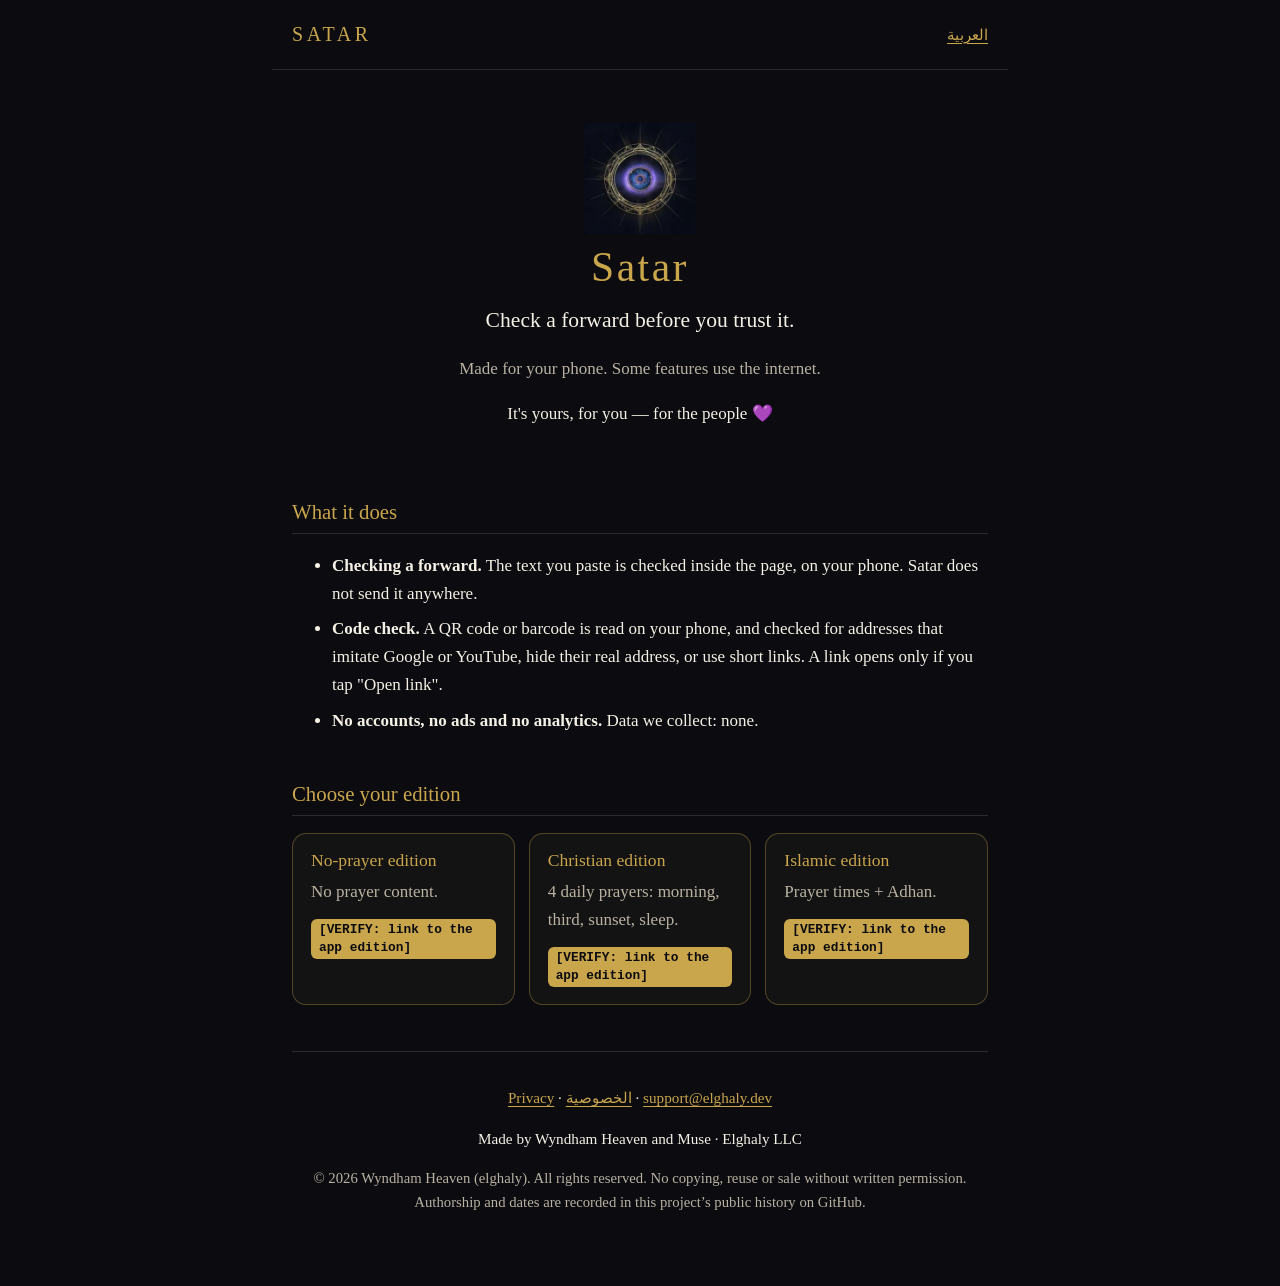
<file: index.html>
<!DOCTYPE html>
<html lang="en">
<head>
<meta charset="utf-8">
<meta name="viewport" content="width=device-width, initial-scale=1">
<meta http-equiv="Content-Security-Policy" content="default-src 'none'; style-src 'self'; img-src 'self'; base-uri 'none'; form-action 'none'">
<meta name="referrer" content="no-referrer">
<title>Satar</title>
<meta name="description" content="Satar by Wyndham Heaven: check a forward before you trust it. Made for your phone.">
<link rel="canonical" href="https://999.elghaly.dev/">
<link rel="icon" href="icons/icon-192.png">
<link rel="apple-touch-icon" href="icons/apple-touch-icon.png">
<link rel="stylesheet" href="assets/style.css">
</head>
<body>
<header class="bar"><a class="mark" href="">Satar</a><a class="lang" href="ar/" lang="ar">العربية</a></header>
<main>
<section class="hero">
<img class="eye" src="icons/eye-256.webp" width="128" height="128" alt="">
<h1>Satar</h1>
<p class="tag">Check a forward before you trust it.</p>
<p class="sub">Made for your phone. Some features use the internet.</p>
<p class="yours">It's yours, for you — for the people 💜</p>
</section>
<section>
<h2>What it does</h2>
<ul>
<li><strong>Checking a forward.</strong> The text you paste is checked inside the page, on your phone. Satar does not send it anywhere.</li>
<li><strong>Code check.</strong> A QR code or barcode is read on your phone, and checked for addresses that imitate Google or YouTube, hide their real address, or use short links. A link opens only if you tap "Open link".</li>
<li><strong>No accounts, no ads and no analytics.</strong> Data we collect: none.</li>
</ul>
</section>
<section>
<h2>Choose your edition</h2>
<div class="cards">
<div class="card"><h3>No-prayer edition</h3><p>No prayer content.</p><span class="verify">[VERIFY: link to the app edition]</span></div>
<div class="card"><h3>Christian edition</h3><p>4 daily prayers: morning, third, sunset, sleep.</p><span class="verify">[VERIFY: link to the app edition]</span></div>
<div class="card"><h3>Islamic edition</h3><p>Prayer times + Adhan.</p><span class="verify">[VERIFY: link to the app edition]</span></div>
</div>
</section>
<footer>
<p><a href="privacy.html">Privacy</a> · <a href="ar/privacy.html" lang="ar">الخصوصية</a> · <a href="mailto:support@elghaly.dev">support@elghaly.dev</a></p>
<p>Made by Wyndham Heaven and Muse · Elghaly LLC</p>
<p class="muted">© 2026 Wyndham Heaven (elghaly). All rights reserved. No copying, reuse or sale without written permission. Authorship and dates are recorded in this project’s public history on GitHub.</p>
</footer>
</main>
</body>
</html>
</file>
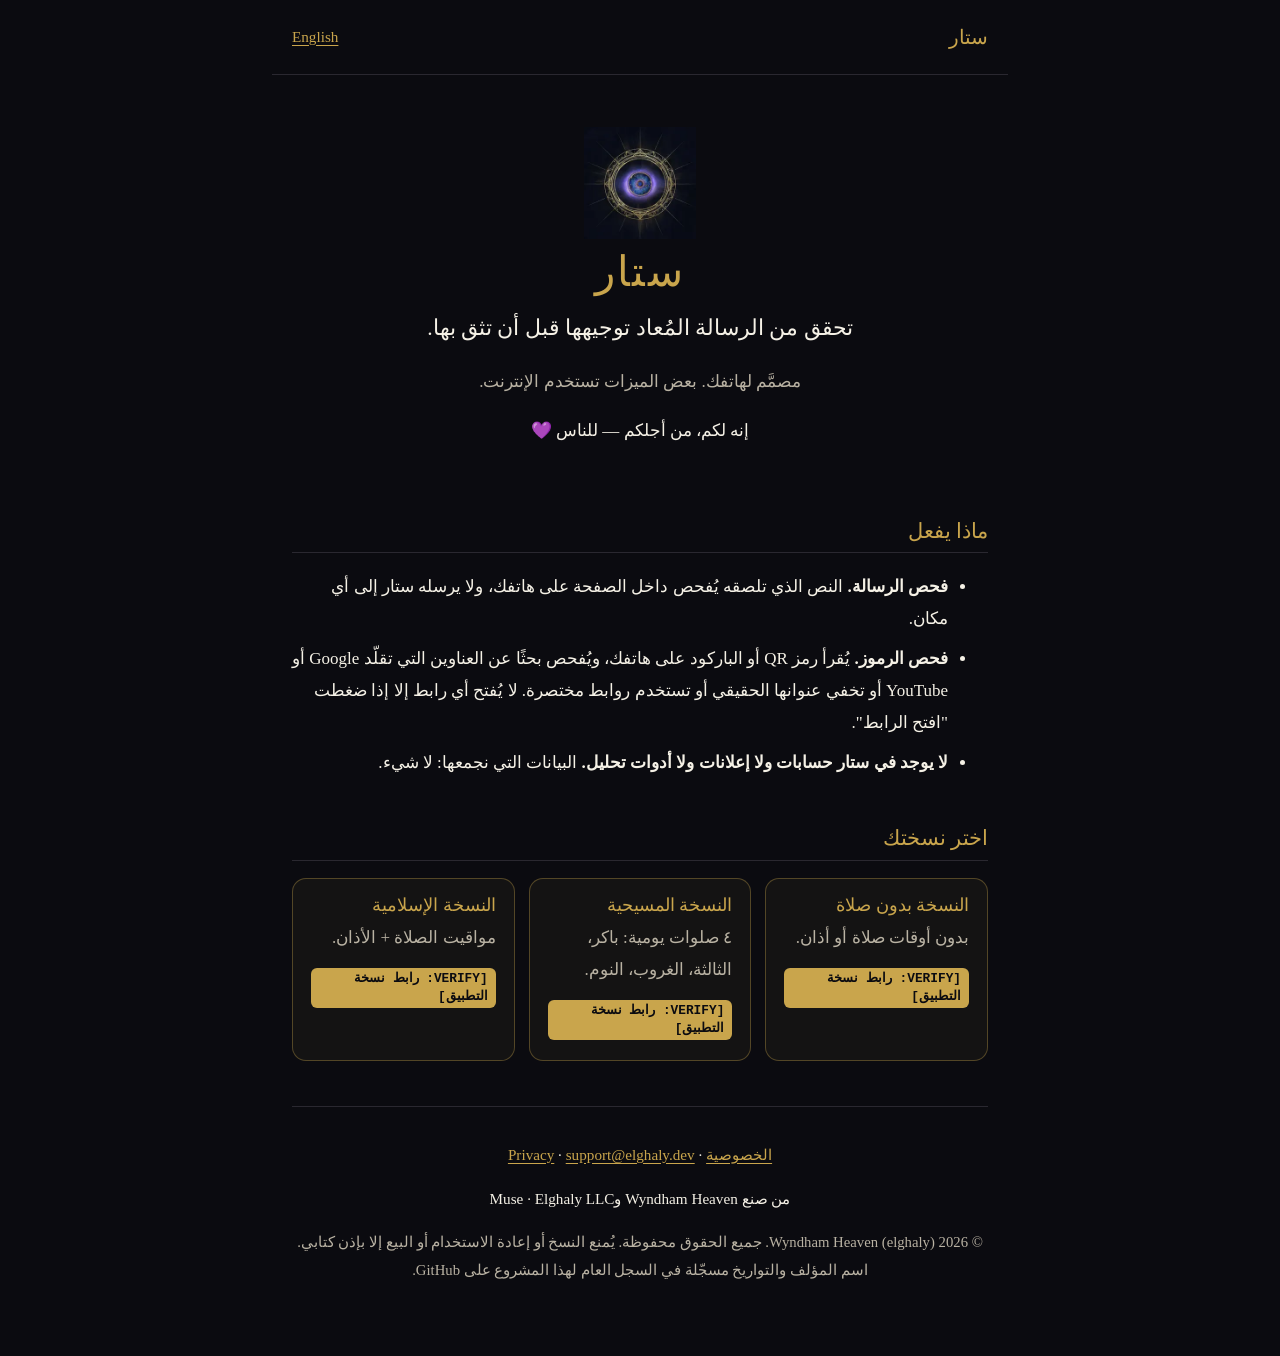
<file: ar/index.html>
<!DOCTYPE html>
<html lang="ar" dir="rtl">
<head>
<meta charset="utf-8">
<meta name="viewport" content="width=device-width, initial-scale=1">
<meta http-equiv="Content-Security-Policy" content="default-src 'none'; style-src 'self'; img-src 'self'; base-uri 'none'; form-action 'none'">
<meta name="referrer" content="no-referrer">
<title>ستار</title>
<meta name="description" content="ستار من Wyndham Heaven: تحقق من الرسالة المُعاد توجيهها قبل أن تثق بها.">
<link rel="canonical" href="https://999.elghaly.dev/ar/">
<link rel="icon" href="../icons/icon-192.png">
<link rel="apple-touch-icon" href="../icons/apple-touch-icon.png">
<link rel="stylesheet" href="../assets/style.css">
</head>
<body>
<header class="bar"><a class="mark" href="../ar/">ستار</a><a class="lang" href="../" lang="en">English</a></header>
<main>
<section class="hero">
<img class="eye" src="../icons/eye-256.webp" width="128" height="128" alt="">
<h1>ستار</h1>
<p class="tag">تحقق من الرسالة المُعاد توجيهها قبل أن تثق بها.</p>
<p class="sub">مصمَّم لهاتفك. بعض الميزات تستخدم الإنترنت.</p>
<p class="yours">إنه لكم، من أجلكم — للناس 💜</p>
</section>
<section>
<h2>ماذا يفعل</h2>
<ul>
<li><strong>فحص الرسالة.</strong> النص الذي تلصقه يُفحص داخل الصفحة على هاتفك، ولا يرسله ستار إلى أي مكان.</li>
<li><strong>فحص الرموز.</strong> يُقرأ رمز QR أو الباركود على هاتفك، ويُفحص بحثًا عن العناوين التي تقلّد Google أو YouTube أو تخفي عنوانها الحقيقي أو تستخدم روابط مختصرة. لا يُفتح أي رابط إلا إذا ضغطت "افتح الرابط".</li>
<li><strong>لا يوجد في ستار حسابات ولا إعلانات ولا أدوات تحليل.</strong> البيانات التي نجمعها: لا شيء.</li>
</ul>
</section>
<section>
<h2>اختر نسختك</h2>
<div class="cards">
<div class="card"><h3>النسخة بدون صلاة</h3><p>بدون أوقات صلاة أو أذان.</p><span class="verify">[VERIFY: رابط نسخة التطبيق]</span></div>
<div class="card"><h3>النسخة المسيحية</h3><p>٤ صلوات يومية: باكر، الثالثة، الغروب، النوم.</p><span class="verify">[VERIFY: رابط نسخة التطبيق]</span></div>
<div class="card"><h3>النسخة الإسلامية</h3><p>مواقيت الصلاة + الأذان.</p><span class="verify">[VERIFY: رابط نسخة التطبيق]</span></div>
</div>
</section>
<footer>
<p><a href="../ar/privacy.html">الخصوصية</a> · <a href="../privacy.html" lang="en">Privacy</a> · <a href="mailto:support@elghaly.dev">support@elghaly.dev</a></p>
<p>من صنع Wyndham Heaven وMuse · Elghaly LLC</p>
<p class="muted">© 2026 Wyndham Heaven (elghaly). جميع الحقوق محفوظة. يُمنع النسخ أو إعادة الاستخدام أو البيع إلا بإذن كتابي. اسم المؤلف والتواريخ مسجّلة في السجل العام لهذا المشروع على GitHub.</p>
</footer>
</main>
</body>
</html>
</file>
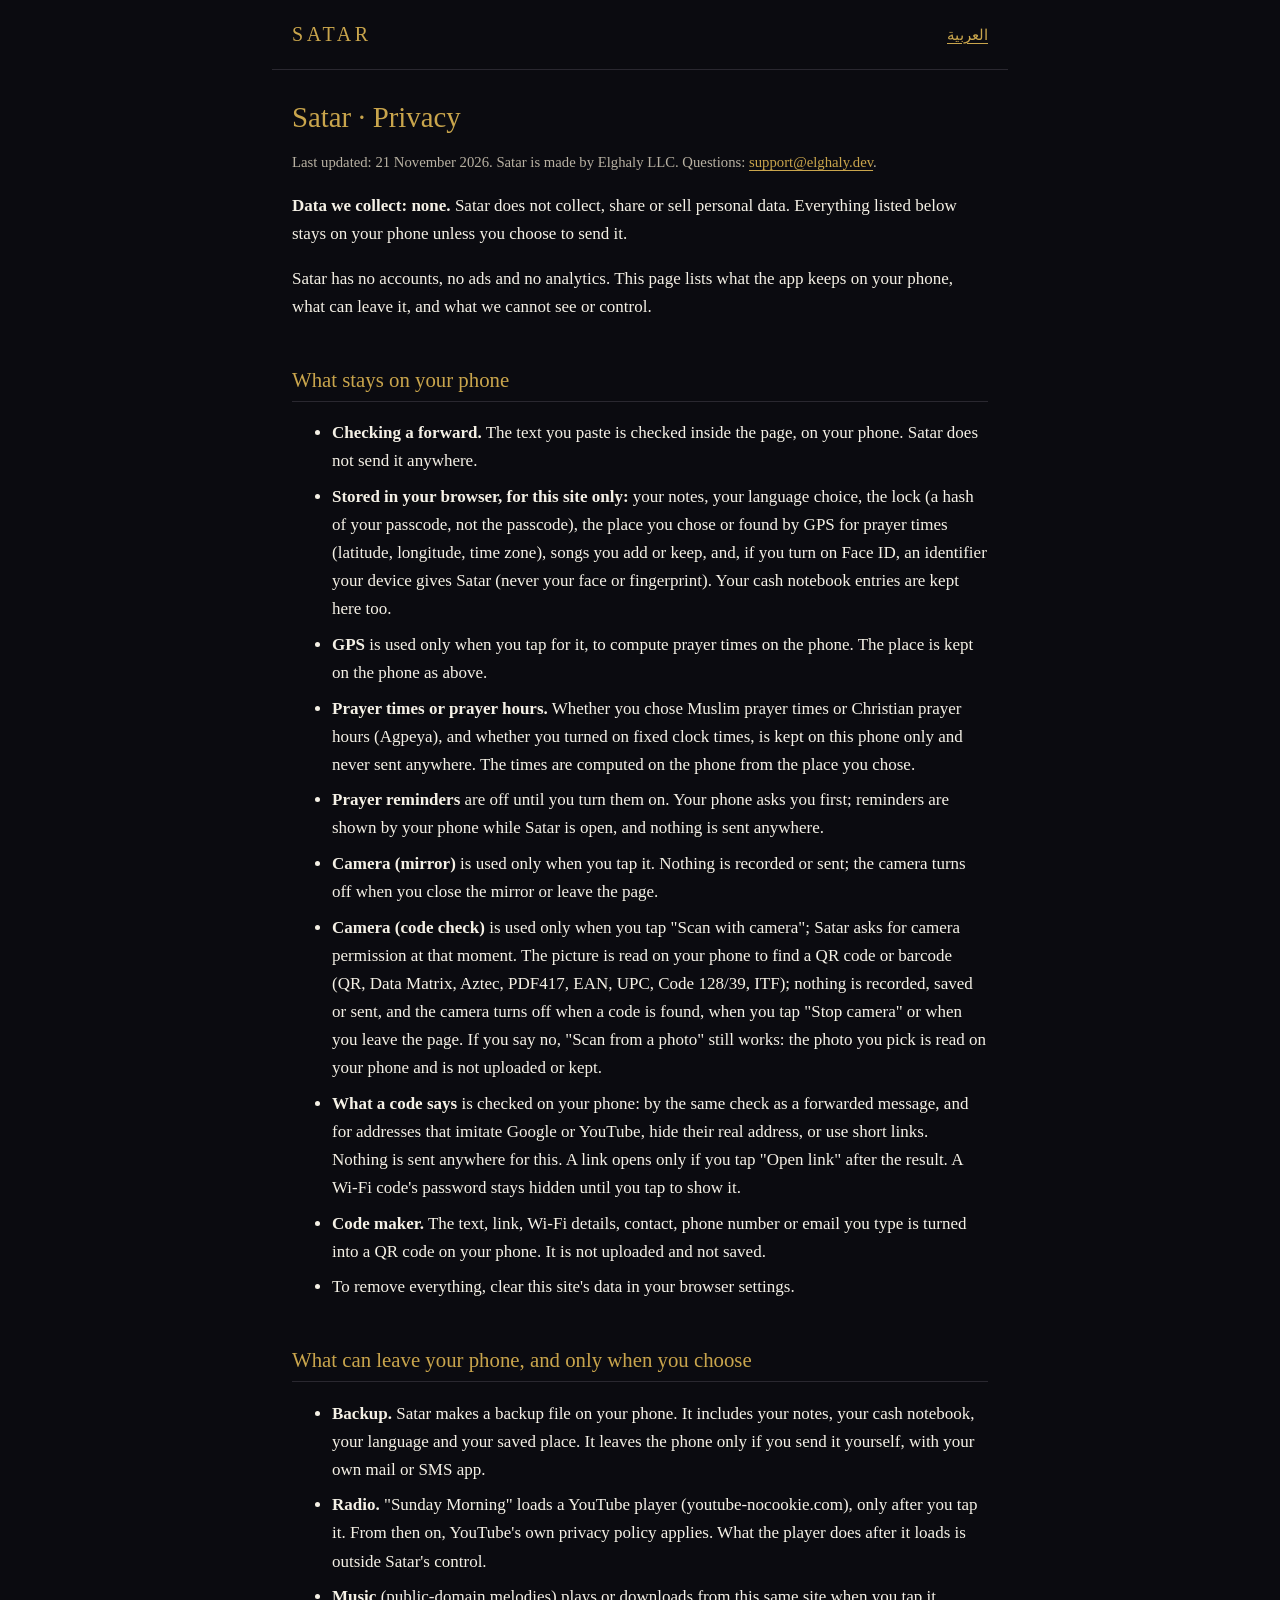
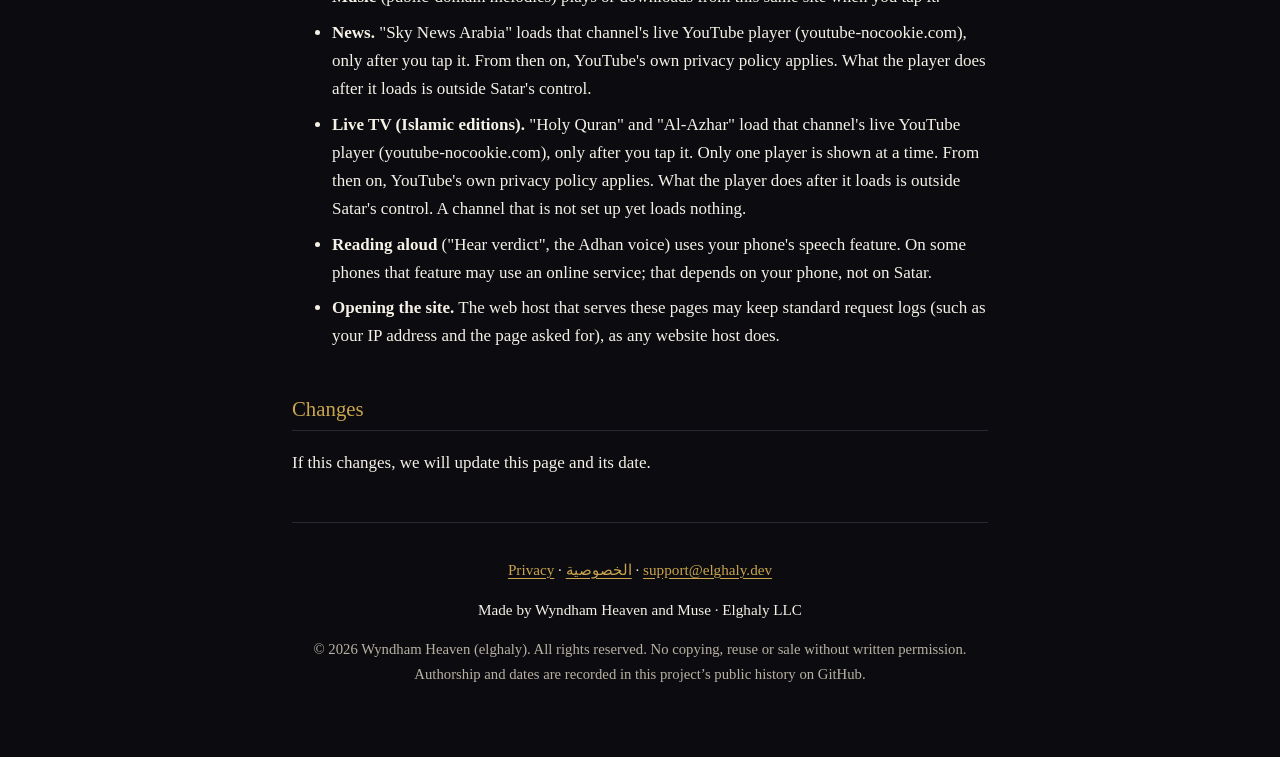
<file: privacy.html>
<!DOCTYPE html>
<html lang="en">
<head>
<meta charset="utf-8">
<meta name="viewport" content="width=device-width, initial-scale=1">
<meta http-equiv="Content-Security-Policy" content="default-src 'none'; style-src 'self'; img-src 'self'; base-uri 'none'; form-action 'none'">
<meta name="referrer" content="no-referrer">
<title>Satar · Privacy</title>
<meta name="description" content="Satar privacy: data we collect: none.">
<link rel="canonical" href="https://999.elghaly.dev/privacy.html">
<link rel="icon" href="icons/icon-192.png">
<link rel="apple-touch-icon" href="icons/apple-touch-icon.png">
<link rel="stylesheet" href="assets/style.css">
</head>
<body>
<header class="bar"><a class="mark" href="">Satar</a><a class="lang" href="ar/privacy.html" lang="ar">العربية</a></header>
<main>
<article class="doc">
<h1>Satar · Privacy</h1>
<p class="muted">Last updated: 21 November 2026. Satar is made by Elghaly LLC. Questions: <a href="mailto:support@elghaly.dev">support@elghaly.dev</a>.</p>

<p><strong>Data we collect: none.</strong> Satar does not collect, share or sell personal data. Everything listed below stays on your phone unless you choose to send it.</p>

<p>Satar has no accounts, no ads and no analytics. This page lists what the app keeps on your phone, what can leave it, and what we cannot see or control.</p>

<h2>What stays on your phone</h2>
<ul>
  <li><strong>Checking a forward.</strong> The text you paste is checked inside the page, on your phone. Satar does not send it anywhere.</li>
  <li><strong>Stored in your browser, for this site only:</strong> your notes, your language choice, the lock (a hash of your passcode, not the passcode), the place you chose or found by GPS for prayer times (latitude, longitude, time zone), songs you add or keep, and, if you turn on Face ID, an identifier your device gives Satar (never your face or fingerprint). Your cash notebook entries are kept here too.</li>
  <li><strong>GPS</strong> is used only when you tap for it, to compute prayer times on the phone. The place is kept on the phone as above.</li>
  <li><strong>Prayer times or prayer hours.</strong> Whether you chose Muslim prayer times or Christian prayer hours (Agpeya), and whether you turned on fixed clock times, is kept on this phone only and never sent anywhere. The times are computed on the phone from the place you chose.</li>
  <li><strong>Prayer reminders</strong> are off until you turn them on. Your phone asks you first; reminders are shown by your phone while Satar is open, and nothing is sent anywhere.</li>
  <li><strong>Camera (mirror)</strong> is used only when you tap it. Nothing is recorded or sent; the camera turns off when you close the mirror or leave the page.</li>
  <li><strong>Camera (code check)</strong> is used only when you tap "Scan with camera"; Satar asks for camera permission at that moment. The picture is read on your phone to find a QR code or barcode (QR, Data Matrix, Aztec, PDF417, EAN, UPC, Code 128/39, ITF); nothing is recorded, saved or sent, and the camera turns off when a code is found, when you tap "Stop camera" or when you leave the page. If you say no, "Scan from a photo" still works: the photo you pick is read on your phone and is not uploaded or kept.</li>
  <li><strong>What a code says</strong> is checked on your phone: by the same check as a forwarded message, and for addresses that imitate Google or YouTube, hide their real address, or use short links. Nothing is sent anywhere for this. A link opens only if you tap "Open link" after the result. A Wi-Fi code's password stays hidden until you tap to show it.</li>
  <li><strong>Code maker.</strong> The text, link, Wi-Fi details, contact, phone number or email you type is turned into a QR code on your phone. It is not uploaded and not saved.</li>
  <li>To remove everything, clear this site's data in your browser settings.</li>
</ul>

<h2>What can leave your phone, and only when you choose</h2>
<ul>
  <li><strong>Backup.</strong> Satar makes a backup file on your phone. It includes your notes, your cash notebook, your language and your saved place. It leaves the phone only if you send it yourself, with your own mail or SMS app.</li>
  <li><strong>Radio.</strong> "Sunday Morning" loads a YouTube player (youtube-nocookie.com), only after you tap it. From then on, YouTube's own privacy policy applies. What the player does after it loads is outside Satar's control.</li>
  <li><strong>Music</strong> (public-domain melodies) plays or downloads from this same site when you tap it.</li>
  <li><strong>News.</strong> "Sky News Arabia" loads that channel's live YouTube player (youtube-nocookie.com), only after you tap it. From then on, YouTube's own privacy policy applies. What the player does after it loads is outside Satar's control.</li>
  <li><strong>Live TV (Islamic editions).</strong> "Holy Quran" and "Al-Azhar" load that channel's live YouTube player (youtube-nocookie.com), only after you tap it. Only one player is shown at a time. From then on, YouTube's own privacy policy applies. What the player does after it loads is outside Satar's control. A channel that is not set up yet loads nothing.</li>
  <li><strong>Reading aloud</strong> ("Hear verdict", the Adhan voice) uses your phone's speech feature. On some phones that feature may use an online service; that depends on your phone, not on Satar.</li>
  <li><strong>Opening the site.</strong> The web host that serves these pages may keep standard request logs (such as your IP address and the page asked for), as any website host does.</li>
</ul>

<h2>Changes</h2>
<p>If this changes, we will update this page and its date.</p>
</article>
<footer>
<p><a href="privacy.html">Privacy</a> · <a href="ar/privacy.html" lang="ar">الخصوصية</a> · <a href="mailto:support@elghaly.dev">support@elghaly.dev</a></p>
<p>Made by Wyndham Heaven and Muse · Elghaly LLC</p>
<p class="muted">© 2026 Wyndham Heaven (elghaly). All rights reserved. No copying, reuse or sale without written permission. Authorship and dates are recorded in this project’s public history on GitHub.</p>
</footer>
</main>
</body>
</html>
</file>
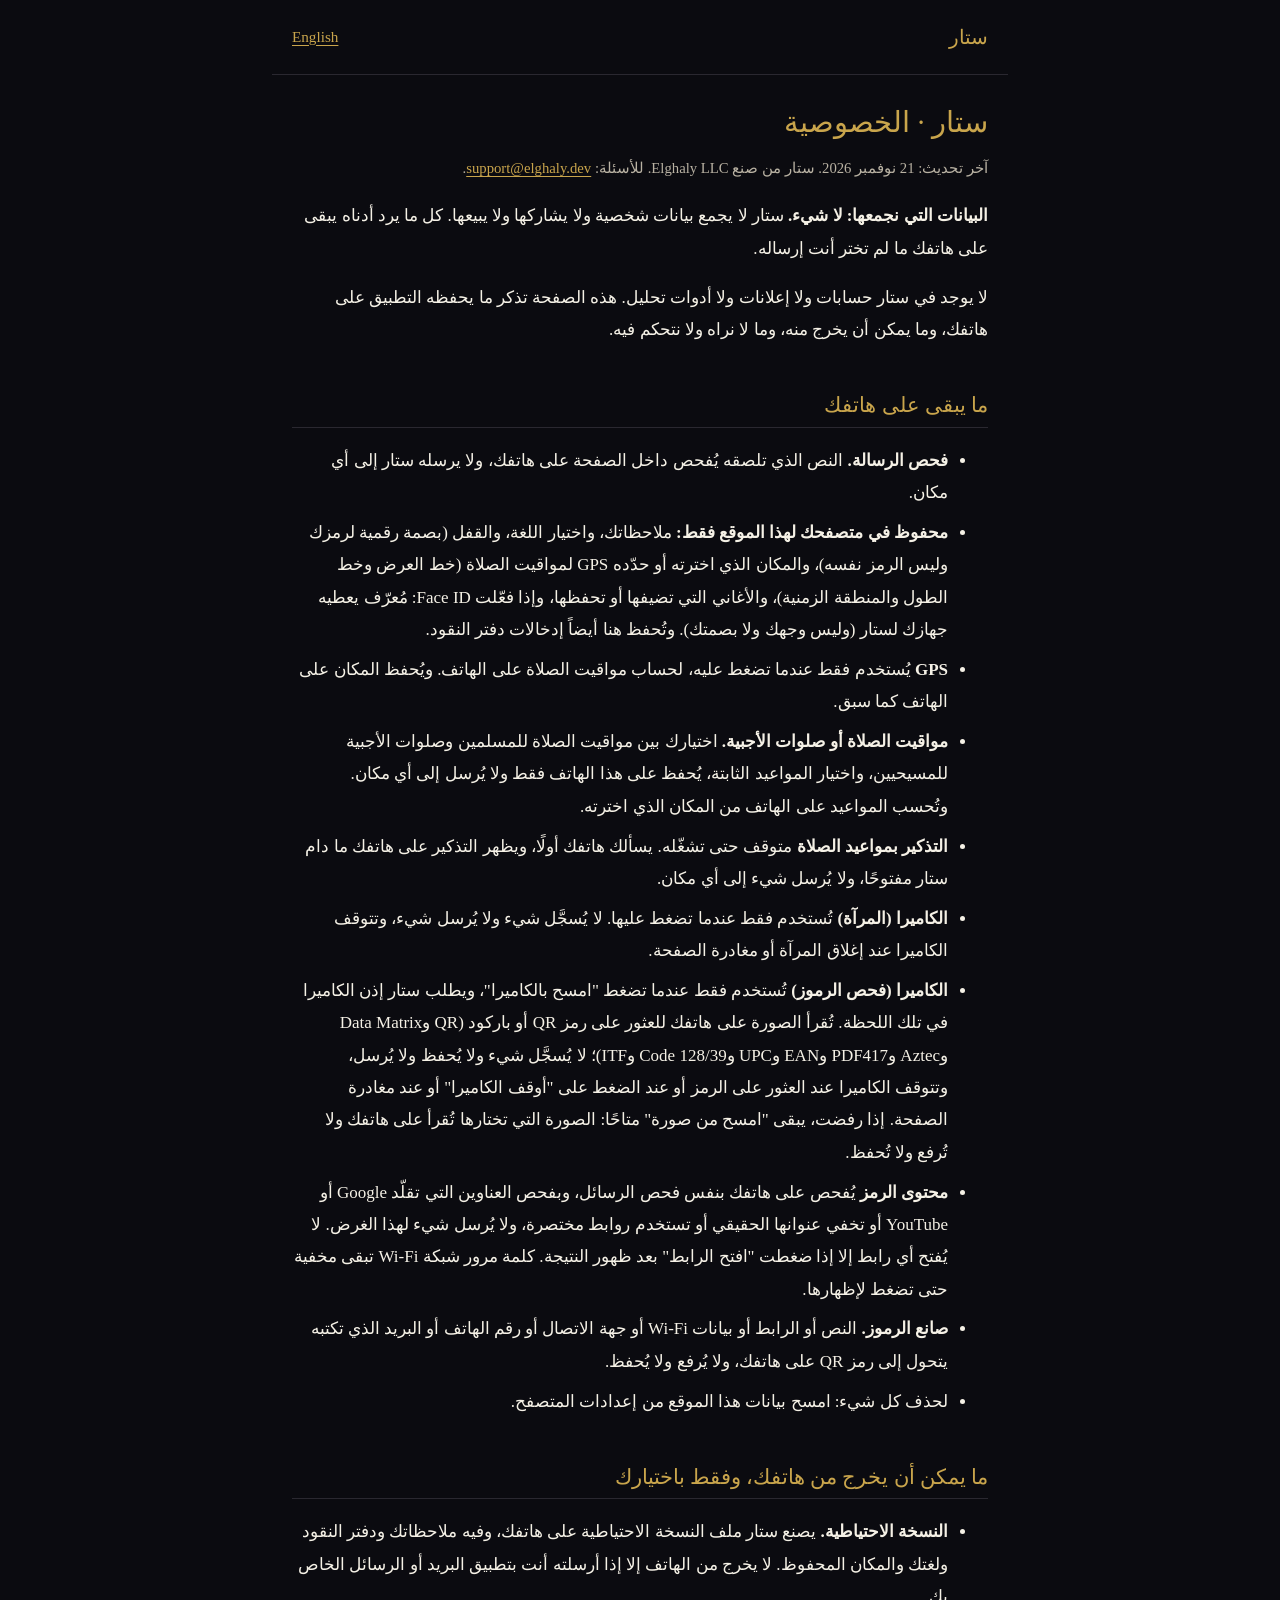
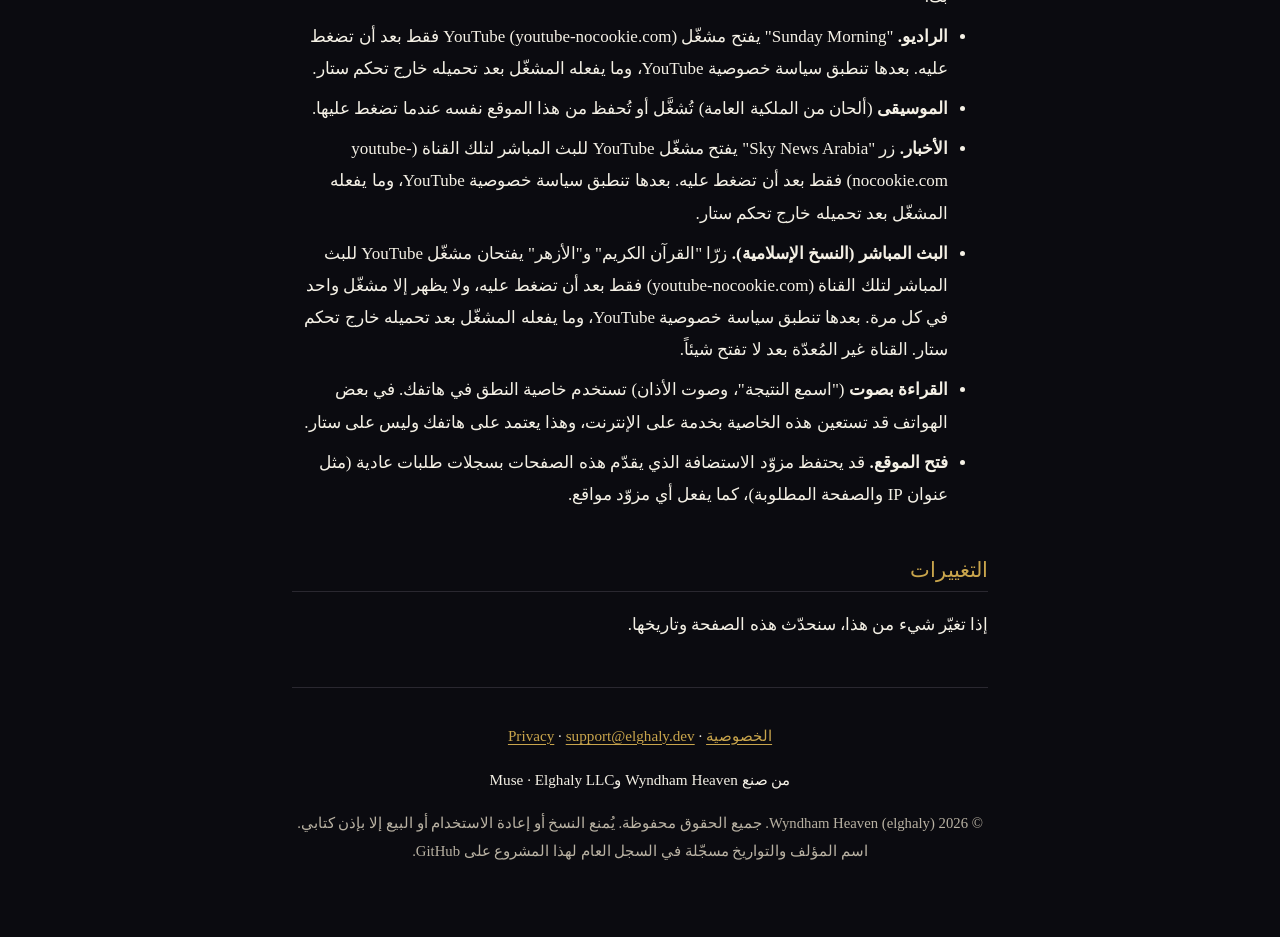
<file: ar/privacy.html>
<!DOCTYPE html>
<html lang="ar" dir="rtl">
<head>
<meta charset="utf-8">
<meta name="viewport" content="width=device-width, initial-scale=1">
<meta http-equiv="Content-Security-Policy" content="default-src 'none'; style-src 'self'; img-src 'self'; base-uri 'none'; form-action 'none'">
<meta name="referrer" content="no-referrer">
<title>ستار · الخصوصية</title>
<meta name="description" content="خصوصية ستار: البيانات التي نجمعها: لا شيء.">
<link rel="canonical" href="https://999.elghaly.dev/ar/privacy.html">
<link rel="icon" href="../icons/icon-192.png">
<link rel="apple-touch-icon" href="../icons/apple-touch-icon.png">
<link rel="stylesheet" href="../assets/style.css">
</head>
<body>
<header class="bar"><a class="mark" href="../ar/">ستار</a><a class="lang" href="../privacy.html" lang="en">English</a></header>
<main>
<article class="doc">
<h1>ستار · الخصوصية</h1>
<p class="muted">آخر تحديث: 21 نوفمبر 2026. ستار من صنع Elghaly LLC. للأسئلة: <a href="mailto:support@elghaly.dev">support@elghaly.dev</a>.</p>

<p><strong>البيانات التي نجمعها: لا شيء.</strong> ستار لا يجمع بيانات شخصية ولا يشاركها ولا يبيعها. كل ما يرد أدناه يبقى على هاتفك ما لم تختر أنت إرساله.</p>

<p>لا يوجد في ستار حسابات ولا إعلانات ولا أدوات تحليل. هذه الصفحة تذكر ما يحفظه التطبيق على هاتفك، وما يمكن أن يخرج منه، وما لا نراه ولا نتحكم فيه.</p>

<h2>ما يبقى على هاتفك</h2>
<ul>
  <li><strong>فحص الرسالة.</strong> النص الذي تلصقه يُفحص داخل الصفحة على هاتفك، ولا يرسله ستار إلى أي مكان.</li>
  <li><strong>محفوظ في متصفحك لهذا الموقع فقط:</strong> ملاحظاتك، واختيار اللغة، والقفل (بصمة رقمية لرمزك وليس الرمز نفسه)، والمكان الذي اخترته أو حدّده GPS لمواقيت الصلاة (خط العرض وخط الطول والمنطقة الزمنية)، والأغاني التي تضيفها أو تحفظها، وإذا فعّلت Face ID: مُعرّف يعطيه جهازك لستار (وليس وجهك ولا بصمتك). وتُحفظ هنا أيضاً إدخالات دفتر النقود.</li>
  <li><strong>GPS</strong> يُستخدم فقط عندما تضغط عليه، لحساب مواقيت الصلاة على الهاتف. ويُحفظ المكان على الهاتف كما سبق.</li>
  <li><strong>مواقيت الصلاة أو صلوات الأجبية.</strong> اختيارك بين مواقيت الصلاة للمسلمين وصلوات الأجبية للمسيحيين، واختيار المواعيد الثابتة، يُحفظ على هذا الهاتف فقط ولا يُرسل إلى أي مكان. وتُحسب المواعيد على الهاتف من المكان الذي اخترته.</li>
  <li><strong>التذكير بمواعيد الصلاة</strong> متوقف حتى تشغّله. يسألك هاتفك أولًا، ويظهر التذكير على هاتفك ما دام ستار مفتوحًا، ولا يُرسل شيء إلى أي مكان.</li>
  <li><strong>الكاميرا (المرآة)</strong> تُستخدم فقط عندما تضغط عليها. لا يُسجَّل شيء ولا يُرسل شيء، وتتوقف الكاميرا عند إغلاق المرآة أو مغادرة الصفحة.</li>
  <li><strong>الكاميرا (فحص الرموز)</strong> تُستخدم فقط عندما تضغط "امسح بالكاميرا"، ويطلب ستار إذن الكاميرا في تلك اللحظة. تُقرأ الصورة على هاتفك للعثور على رمز QR أو باركود (QR وData Matrix وAztec وPDF417 وEAN وUPC وCode 128/39 وITF)؛ لا يُسجَّل شيء ولا يُحفظ ولا يُرسل، وتتوقف الكاميرا عند العثور على الرمز أو عند الضغط على "أوقف الكاميرا" أو عند مغادرة الصفحة. إذا رفضت، يبقى "امسح من صورة" متاحًا: الصورة التي تختارها تُقرأ على هاتفك ولا تُرفع ولا تُحفظ.</li>
  <li><strong>محتوى الرمز</strong> يُفحص على هاتفك بنفس فحص الرسائل، وبفحص العناوين التي تقلّد Google أو YouTube أو تخفي عنوانها الحقيقي أو تستخدم روابط مختصرة، ولا يُرسل شيء لهذا الغرض. لا يُفتح أي رابط إلا إذا ضغطت "افتح الرابط" بعد ظهور النتيجة. كلمة مرور شبكة Wi-Fi تبقى مخفية حتى تضغط لإظهارها.</li>
  <li><strong>صانع الرموز.</strong> النص أو الرابط أو بيانات Wi-Fi أو جهة الاتصال أو رقم الهاتف أو البريد الذي تكتبه يتحول إلى رمز QR على هاتفك، ولا يُرفع ولا يُحفظ.</li>
  <li>لحذف كل شيء: امسح بيانات هذا الموقع من إعدادات المتصفح.</li>
</ul>

<h2>ما يمكن أن يخرج من هاتفك، وفقط باختيارك</h2>
<ul>
  <li><strong>النسخة الاحتياطية.</strong> يصنع ستار ملف النسخة الاحتياطية على هاتفك، وفيه ملاحظاتك ودفتر النقود ولغتك والمكان المحفوظ. لا يخرج من الهاتف إلا إذا أرسلته أنت بتطبيق البريد أو الرسائل الخاص بك.</li>
  <li><strong>الراديو.</strong> "Sunday Morning" يفتح مشغّل YouTube (youtube-nocookie.com) فقط بعد أن تضغط عليه. بعدها تنطبق سياسة خصوصية YouTube، وما يفعله المشغّل بعد تحميله خارج تحكم ستار.</li>
  <li><strong>الموسيقى</strong> (ألحان من الملكية العامة) تُشغَّل أو تُحفظ من هذا الموقع نفسه عندما تضغط عليها.</li>
  <li><strong>الأخبار.</strong> زر "Sky News Arabia" يفتح مشغّل YouTube للبث المباشر لتلك القناة (youtube-nocookie.com) فقط بعد أن تضغط عليه. بعدها تنطبق سياسة خصوصية YouTube، وما يفعله المشغّل بعد تحميله خارج تحكم ستار.</li>
  <li><strong>البث المباشر (النسخ الإسلامية).</strong> زرّا "القرآن الكريم" و"الأزهر" يفتحان مشغّل YouTube للبث المباشر لتلك القناة (youtube-nocookie.com) فقط بعد أن تضغط عليه، ولا يظهر إلا مشغّل واحد في كل مرة. بعدها تنطبق سياسة خصوصية YouTube، وما يفعله المشغّل بعد تحميله خارج تحكم ستار. القناة غير المُعدّة بعد لا تفتح شيئاً.</li>
  <li><strong>القراءة بصوت</strong> ("اسمع النتيجة"، وصوت الأذان) تستخدم خاصية النطق في هاتفك. في بعض الهواتف قد تستعين هذه الخاصية بخدمة على الإنترنت، وهذا يعتمد على هاتفك وليس على ستار.</li>
  <li><strong>فتح الموقع.</strong> قد يحتفظ مزوّد الاستضافة الذي يقدّم هذه الصفحات بسجلات طلبات عادية (مثل عنوان IP والصفحة المطلوبة)، كما يفعل أي مزوّد مواقع.</li>
</ul>

<h2>التغييرات</h2>
<p>إذا تغيّر شيء من هذا، سنحدّث هذه الصفحة وتاريخها.</p>
</article>
<footer>
<p><a href="../ar/privacy.html">الخصوصية</a> · <a href="../privacy.html" lang="en">Privacy</a> · <a href="mailto:support@elghaly.dev">support@elghaly.dev</a></p>
<p>من صنع Wyndham Heaven وMuse · Elghaly LLC</p>
<p class="muted">© 2026 Wyndham Heaven (elghaly). جميع الحقوق محفوظة. يُمنع النسخ أو إعادة الاستخدام أو البيع إلا بإذن كتابي. اسم المؤلف والتواريخ مسجّلة في السجل العام لهذا المشروع على GitHub.</p>
</footer>
</main>
</body>
</html>
</file>
<file: assets/style.css>
:root{--base:#0B0B10;--gold:#C9A54C;--ivory:#F5F1E6;--muted:#B9B2A3;--line:#2A2830}
*{box-sizing:border-box}
html{background:var(--base);color:var(--ivory)}
body{margin:0;font:17px/1.65 "Iowan Old Style","Palatino Linotype",Palatino,Georgia,serif;-webkit-text-size-adjust:100%}
[dir=rtl] body,[lang=ar] body{font-family:"Amiri","Noto Naskh Arabic","Geeza Pro","Times New Roman",serif;line-height:1.9}
a{color:var(--gold);text-underline-offset:3px}
.bar{display:flex;justify-content:space-between;align-items:center;max-width:46rem;margin:0 auto;padding:18px 20px;border-bottom:1px solid var(--line)}
.mark{font-size:1.25rem;letter-spacing:.18em;text-transform:uppercase;text-decoration:none}
[dir=rtl] .mark{letter-spacing:0}
.lang{font-size:.95rem}
main{max-width:46rem;margin:0 auto;padding:24px 20px 56px}
h1,h2,h3{font-weight:500;color:var(--gold);line-height:1.25}
h1{font-size:2.6rem;letter-spacing:.06em;margin:.2em 0}
h2{font-size:1.3rem;margin-top:2.2em;padding-bottom:.4em;border-bottom:1px solid var(--line)}
h3{font-size:1.1rem;margin:0 0 .3em}
.hero{text-align:center;padding:28px 0 8px}
.eye{display:block;margin:0 auto 8px;width:112px;height:112px}
.tag{font-size:1.35rem;margin:.3em 0}
.sub,.muted{color:var(--muted)}
.muted{font-size:.92rem}
li{margin:.45em 0}
.cards{display:grid;gap:14px;grid-template-columns:repeat(auto-fit,minmax(13rem,1fr))}
.card{border:1px solid rgba(201,165,76,.35);border-radius:14px;padding:16px 18px;background:rgba(201,165,76,.05)}
.card p{margin:.2em 0 .8em;color:var(--muted)}
.verify{display:inline-block;font:600 .8rem/1.4 ui-monospace,Menlo,monospace;color:#0B0B10;background:var(--gold);padding:2px 8px;border-radius:6px}
.doc h1{font-size:1.8rem;letter-spacing:0}
footer{margin-top:3em;padding-top:1.2em;border-top:1px solid var(--line);font-size:.95rem;text-align:center}
@media (max-width:480px){h1{font-size:2.1rem}body{font-size:16px}}
</file>
